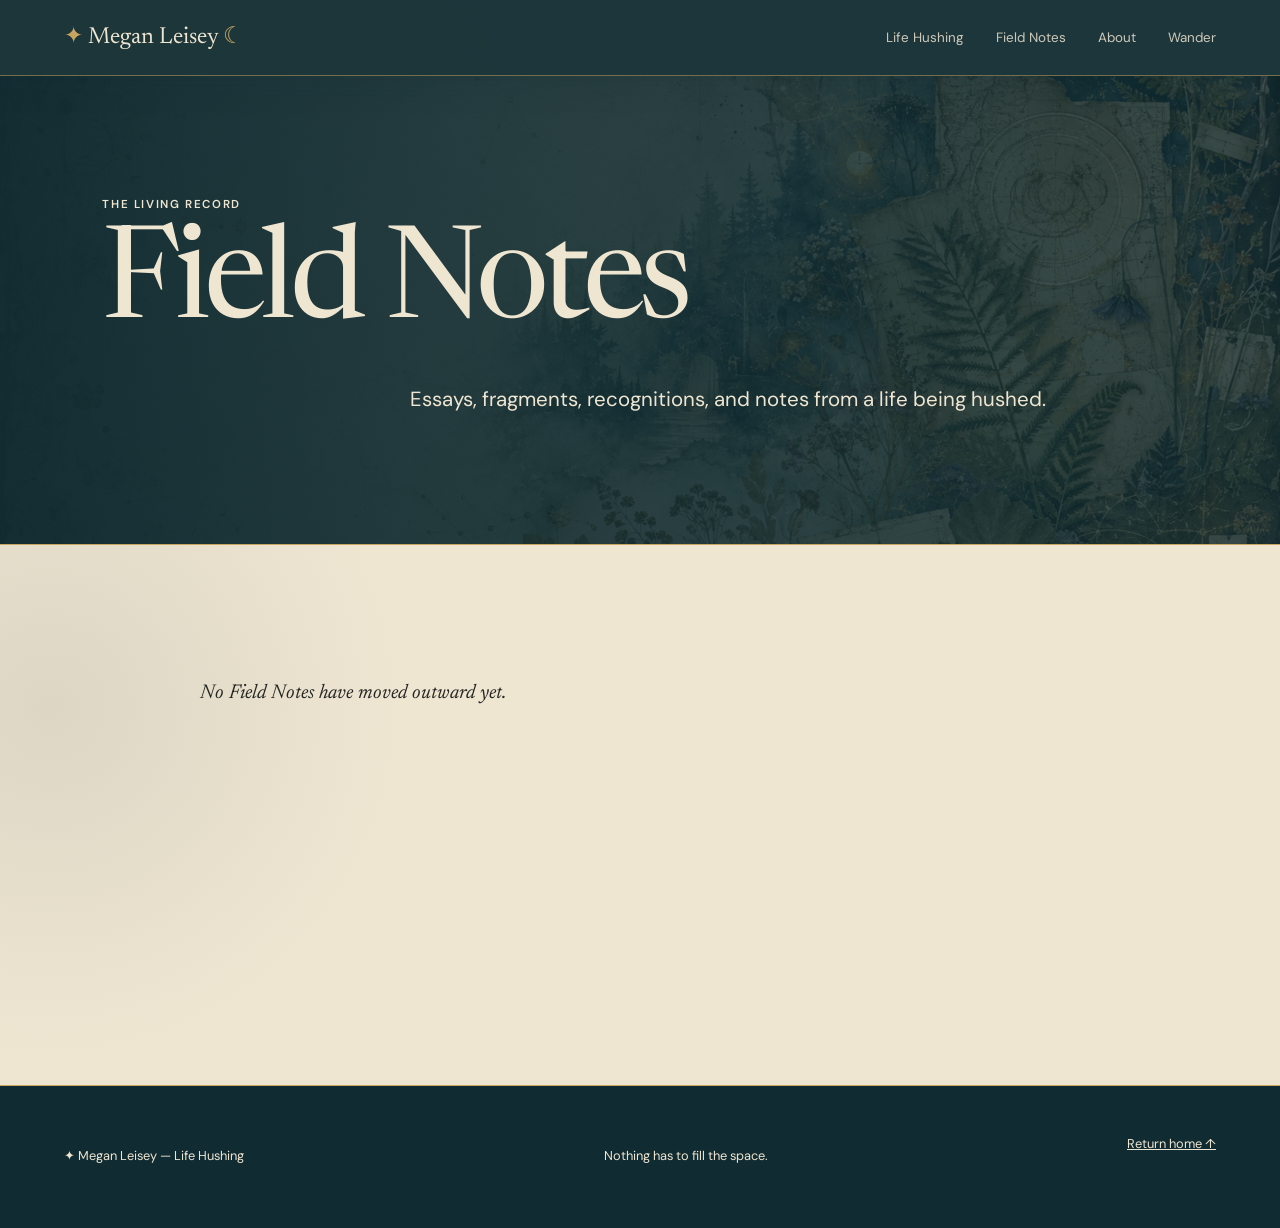
<file: field-notes/index.html>
<!doctype html>
<html lang="en">
<head>
  <meta charset="utf-8">
  <meta name="viewport" content="width=device-width, initial-scale=1">
  <meta name="description" content="Field Notes by Megan Leisey—essays, fragments, and recognitions from a life being hushed.">
  <meta name="theme-color" content="#19353b">
  <title>Field Notes — Megan Leisey</title>
  <link rel="preconnect" href="https://fonts.googleapis.com">
  <link rel="preconnect" href="https://fonts.gstatic.com" crossorigin>
  <link href="https://fonts.googleapis.com/css2?family=DM+Sans:wght@400;500;600&family=Newsreader:opsz,wght@6..72,400;6..72,500&display=swap" rel="stylesheet">
  <link rel="stylesheet" href="/styles.css">
  <script src="/field-notes.js" defer></script>
</head>
<body class="enchanted">
  <header class="site-header">
    <a class="name" href="/"><span aria-hidden="true">✦</span> Megan Leisey <span aria-hidden="true">☾</span></a>
    <nav aria-label="Primary navigation">
      <a href="/#life-hushing">Life Hushing</a>
      <a href="/field-notes/" aria-current="page">Field Notes</a>
      <a href="/#about">About</a>
      <a href="/#explore">Wander</a>
    </nav>
  </header>
  <main>
    <section class="field-notes-hero">
      <p class="eyebrow">The living record</p>
      <h1>Field Notes</h1>
      <p>Essays, fragments, recognitions, and notes from a life being hushed.</p>
    </section>
    <section class="field-notes-archive-section">
      <div id="field-notes-archive" class="field-notes-archive" aria-live="polite">
        <p class="field-notes-message">Gathering the Field Notes…</p>
      </div>
    </section>
  </main>
  <footer>
    <p><span aria-hidden="true">✦</span> Megan Leisey — Life Hushing</p>
    <p>Nothing has to fill the space.</p>
    <div class="footer-links"><a href="/">Return home ↑</a></div>
  </footer>
</body>
</html>
</file>
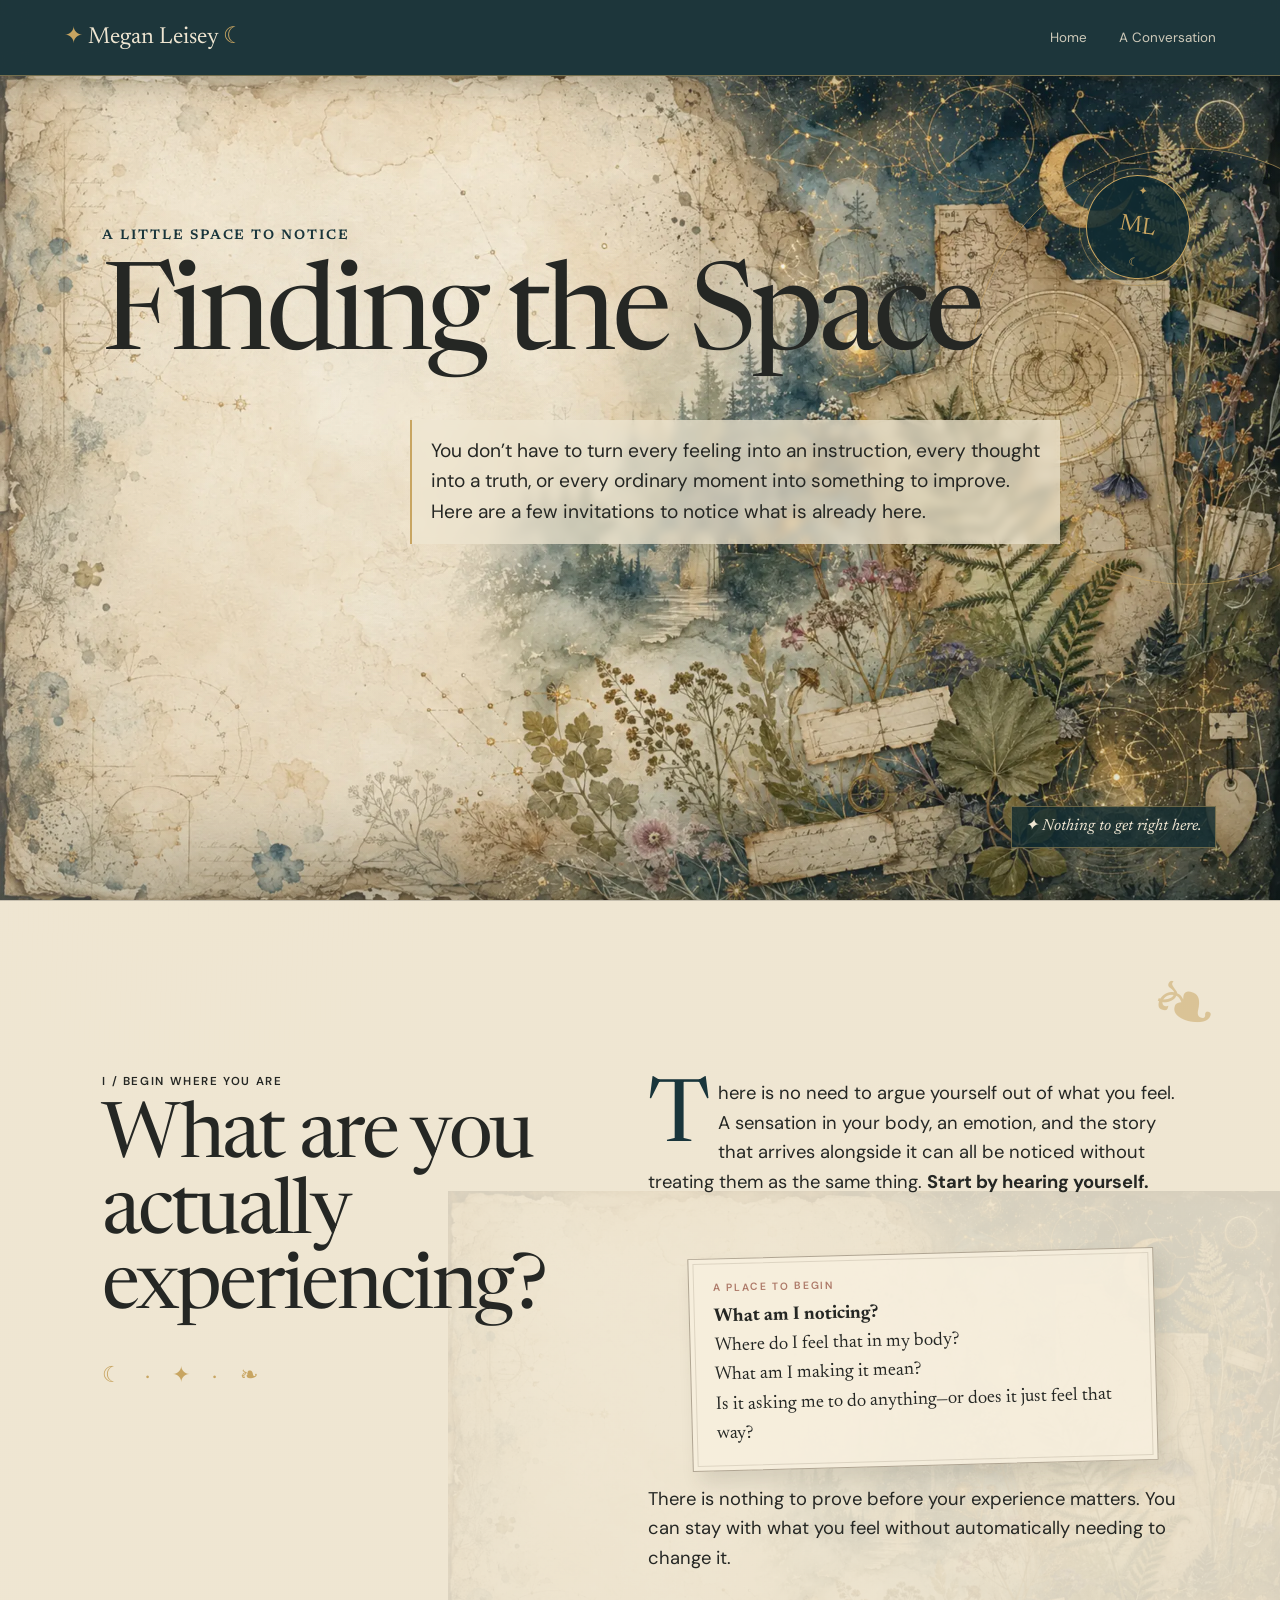
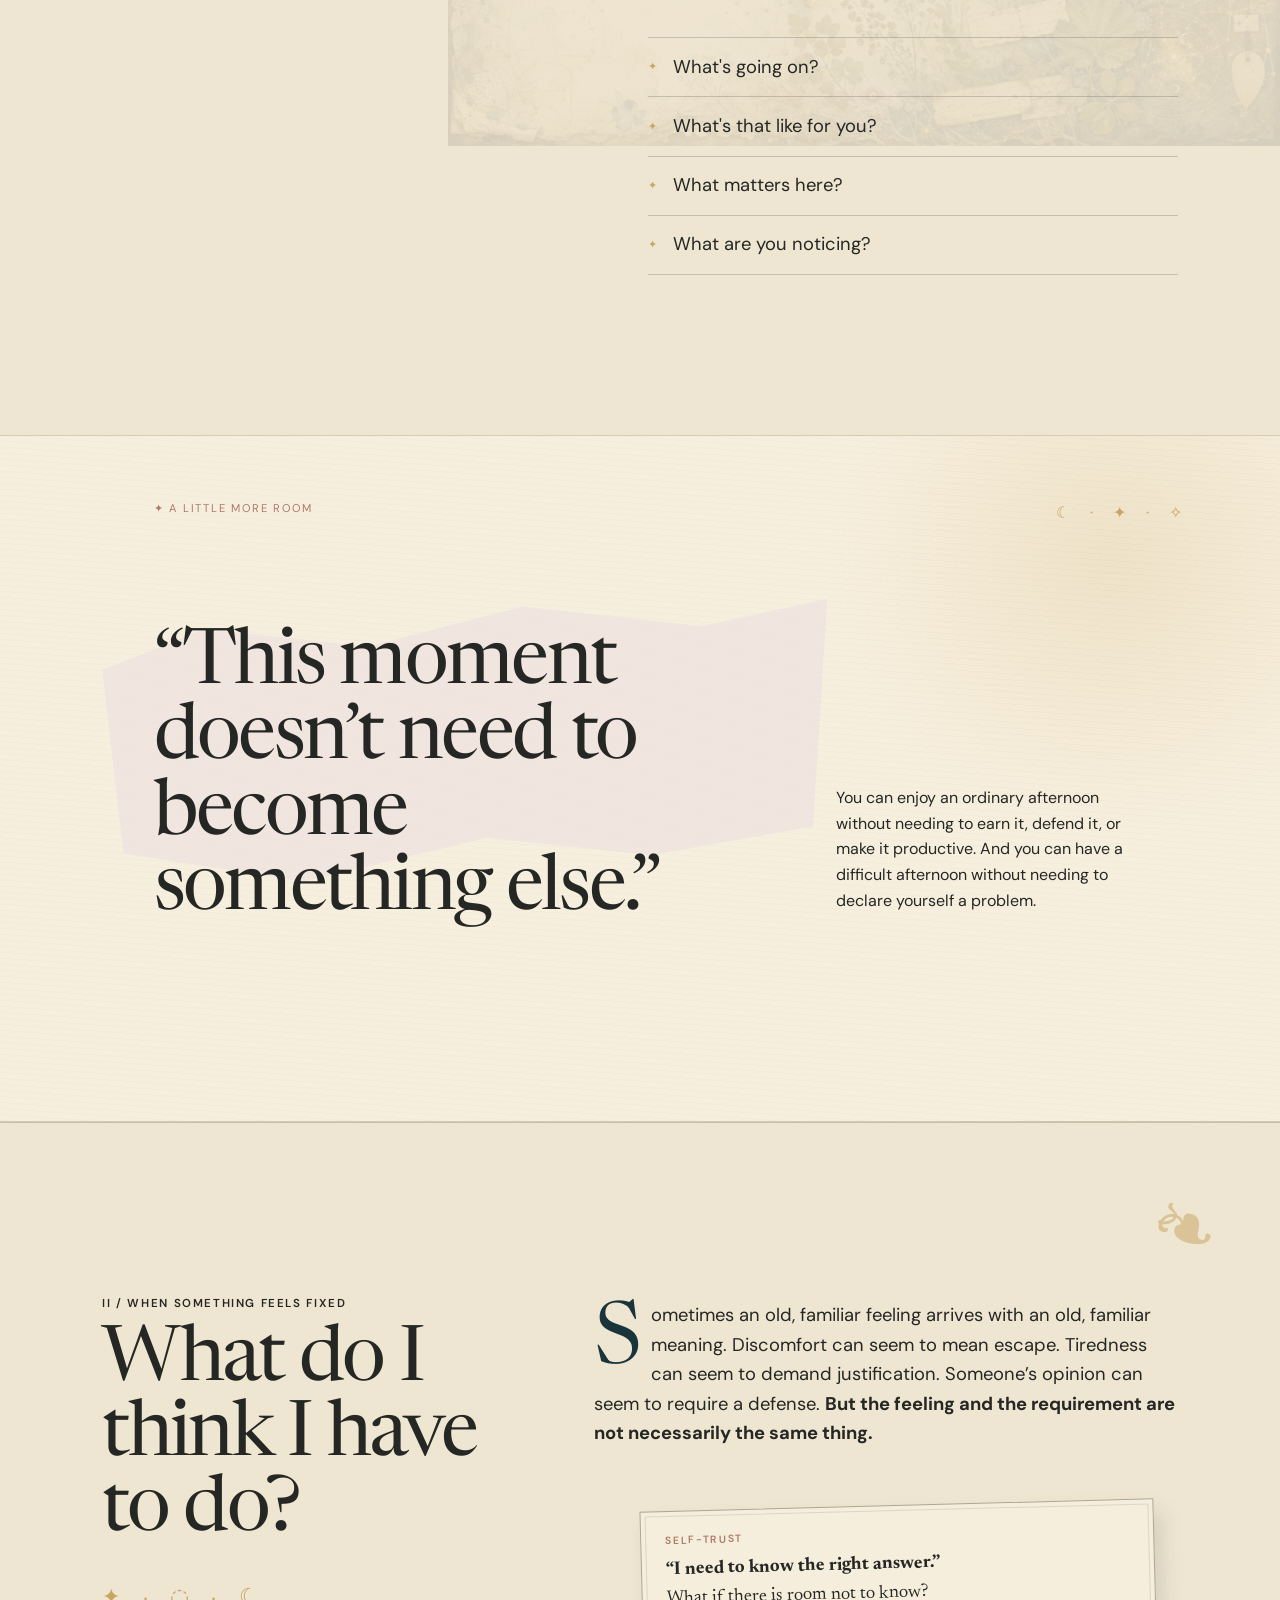
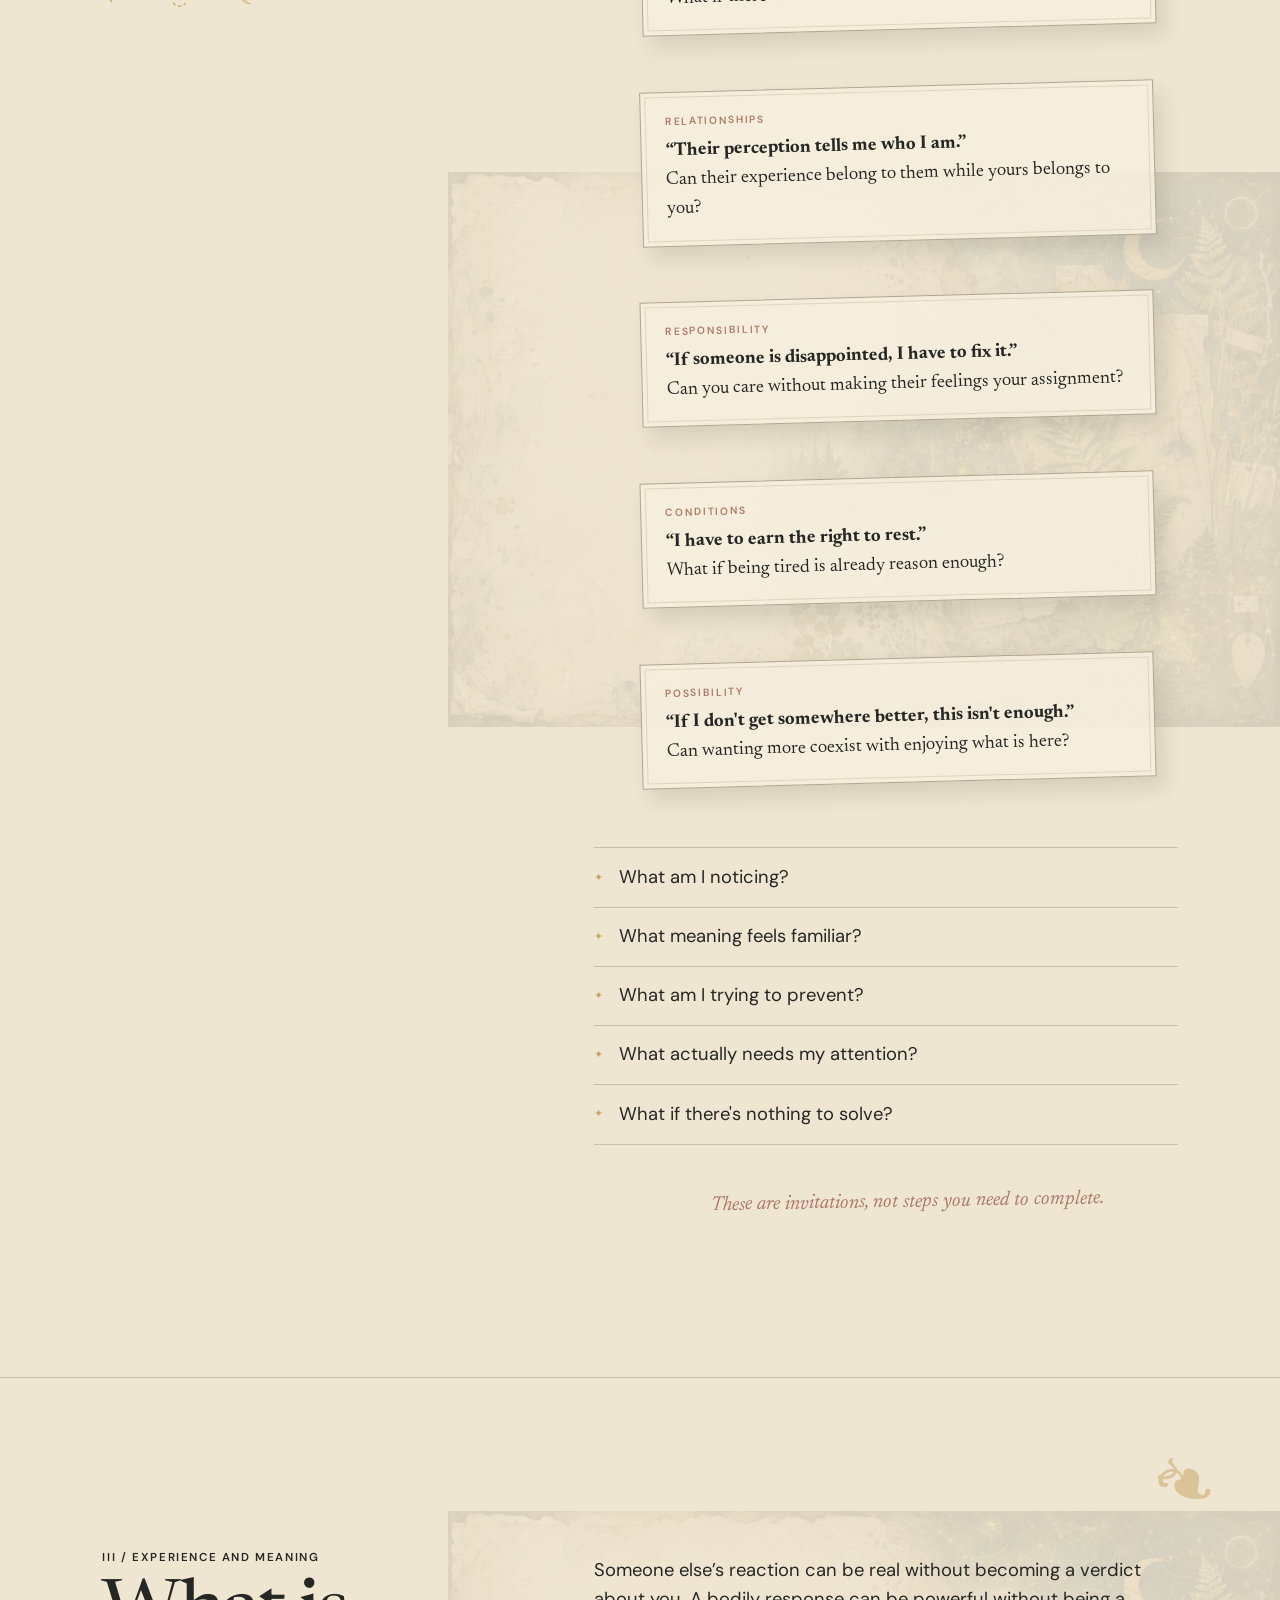
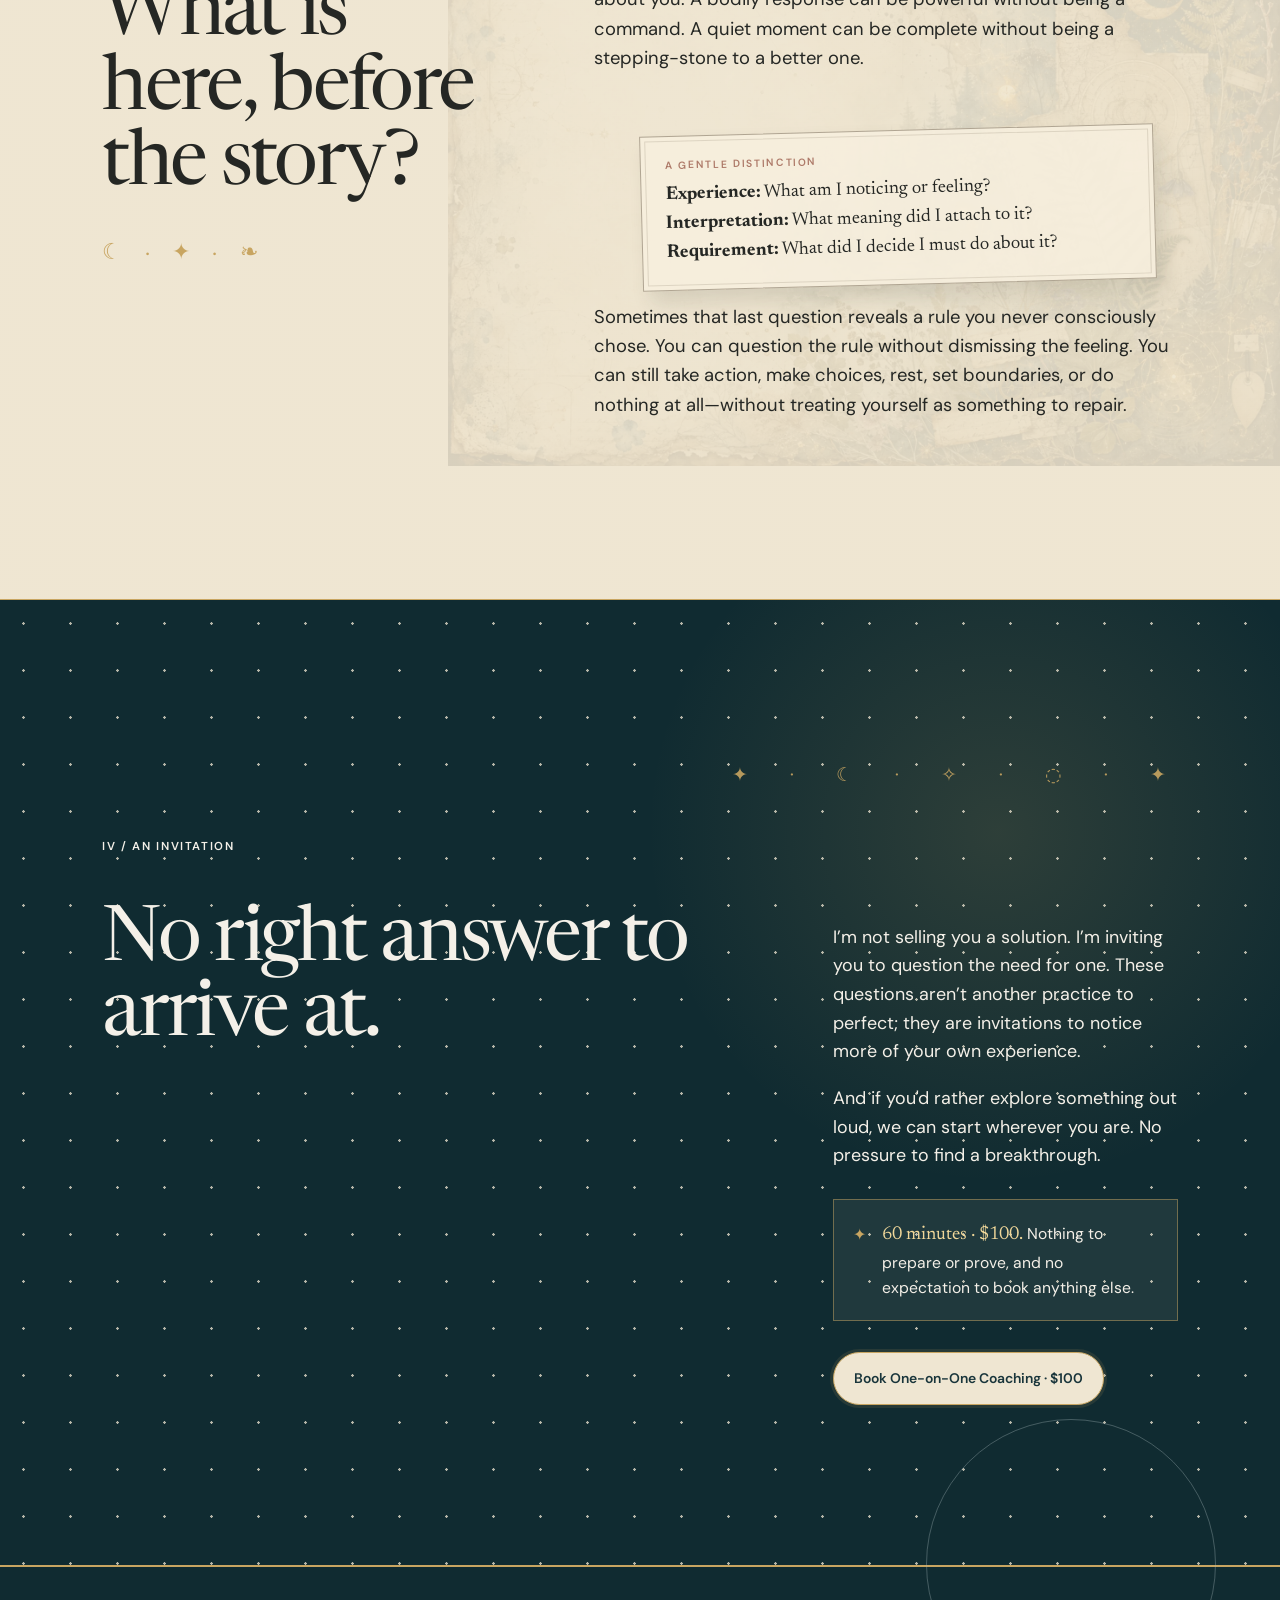
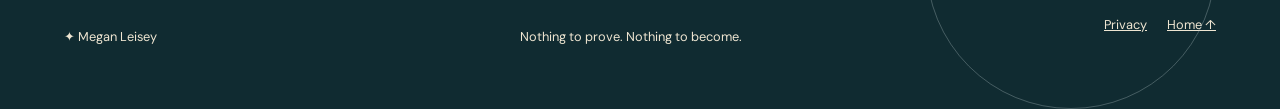
<file: iam-view/index.html>
<!doctype html>
<html lang="en">
<head>
  <meta charset="utf-8">
  <meta name="viewport" content="width=device-width, initial-scale=1">
  <meta name="description" content="Finding the Space — a few open questions about enoughness, the felt experience of being alive, and what may not need fixing.">
  <meta name="theme-color" content="#19353b">
  <title>Finding the Space — Megan Leisey</title>
  <link rel="preconnect" href="https://fonts.googleapis.com">
  <link rel="preconnect" href="https://fonts.gstatic.com" crossorigin>
  <link href="https://fonts.googleapis.com/css2?family=DM+Sans:wght@400;500;600&family=Newsreader:opsz,wght@6..72,400;6..72,500&display=swap" rel="stylesheet">
  <link rel="stylesheet" href="/styles.css">
</head>
<body class="enchanted">
  <header class="site-header">
    <a class="name" href="/"><span aria-hidden="true">✦</span> Megan Leisey <span aria-hidden="true">☾</span></a>
    <nav aria-label="Primary navigation">
      <a href="/">Home</a>
      <a href="/#work">A Conversation</a>
    </nav>
  </header>

  <main id="top">
    <section class="hero enchanted-hero">
      <div class="hero-vignette" aria-hidden="true"></div>
      <div class="archive-seal" aria-hidden="true"><span>✦</span><b>ML</b><span>☾</span></div>
      <p class="eyebrow">A little space to notice</p>
      <h1>Finding the Space</h1>
      <p class="hero-copy">You don’t have to turn every feeling into an instruction, every thought into a truth, or every ordinary moment into something to improve. Here are a few invitations to notice what is already here.</p>
      <p class="margin-note"><span aria-hidden="true">✦</span> Nothing to get right here.</p>
    </section>

    <section class="mechanism archive-page">
      <div>
        <p class="section-number">I / Begin where you are</p>
        <h2>What are you actually experiencing?</h2>
        <div class="ink-mark" aria-hidden="true">☾ · ✦ · ❧</div>
      </div>
      <div class="mechanism-body">
        <p class="dropcap">There is no need to argue yourself out of what you feel. A sensation in your body, an emotion, and the story that arrives alongside it can all be noticed without treating them as the same thing. <strong>Start by hearing yourself.</strong></p>
        <div class="specimen-tag"><span>A place to begin</span><strong>What am I noticing?</strong><br>Where do I feel that in my body?<br>What am I making it mean?<br>Is it asking me to do anything—or does it just feel that way?</div>
        <p>There is nothing to prove before your experience matters. You can stay with what you feel without automatically needing to change it.</p>
        <div class="sequence" aria-label="Questions to begin with">
          <span>What's going on?</span>
          <span>What's that like for you?</span>
          <span>What matters here?</span>
          <span>What are you noticing?</span>
        </div>
      </div>
    </section>

    <section class="recognition">
      <div class="brush-label">✦ A little more room</div>
      <blockquote>“This moment doesn’t need to become something else.”</blockquote>
      <p>You can enjoy an ordinary afternoon without needing to earn it, defend it, or make it productive. And you can have a difficult afternoon without needing to declare yourself a problem.</p>
    </section>

    <section class="mechanism archive-page">
      <div>
        <p class="section-number">II / When something feels fixed</p>
        <h2>What do I think I have to do?</h2>
        <div class="ink-mark" aria-hidden="true">✦ · ◌ · ☾</div>
      </div>
      <div class="mechanism-body">
        <p class="dropcap">Sometimes an old, familiar feeling arrives with an old, familiar meaning. Discomfort can seem to mean escape. Tiredness can seem to demand justification. Someone’s opinion can seem to require a defense. <strong>But the feeling and the requirement are not necessarily the same thing.</strong></p>
        <div class="specimen-tag"><span>Self-trust</span><strong>“I need to know the right answer.”</strong><br>What if there is room not to know?</div>
        <div class="specimen-tag"><span>Relationships</span><strong>“Their perception tells me who I am.”</strong><br>Can their experience belong to them while yours belongs to you?</div>
        <div class="specimen-tag"><span>Responsibility</span><strong>“If someone is disappointed, I have to fix it.”</strong><br>Can you care without making their feelings your assignment?</div>
        <div class="specimen-tag"><span>Conditions</span><strong>“I have to earn the right to rest.”</strong><br>What if being tired is already reason enough?</div>
        <div class="specimen-tag"><span>Possibility</span><strong>“If I don't get somewhere better, this isn't enough.”</strong><br>Can wanting more coexist with enjoying what is here?</div>
        <div class="sequence" aria-label="Questions to explore what feels fixed">
          <span>What am I noticing?</span>
          <span>What meaning feels familiar?</span>
          <span>What am I trying to prevent?</span>
          <span>What actually needs my attention?</span>
          <span>What if there's nothing to solve?</span>
        </div>
        <p class="marginalia">These are invitations, not steps you need to complete.</p>
      </div>
    </section>

    <section class="mechanism archive-page">
      <div>
        <p class="section-number">III / Experience and meaning</p>
        <h2>What is here, before the story?</h2>
        <div class="ink-mark" aria-hidden="true">☾ · ✦ · ❧</div>
      </div>
      <div class="mechanism-body">
        <p>Someone else’s reaction can be real without becoming a verdict about you. A bodily response can be powerful without being a command. A quiet moment can be complete without being a stepping-stone to a better one.</p>
        <div class="specimen-tag"><span>A gentle distinction</span><strong>Experience:</strong> What am I noticing or feeling?<br><strong>Interpretation:</strong> What meaning did I attach to it?<br><strong>Requirement:</strong> What did I decide I must do about it?</div>
        <p>Sometimes that last question reveals a rule you never consciously chose. You can question the rule without dismissing the feeling. You can still take action, make choices, rest, set boundaries, or do nothing at all—without treating yourself as something to repair.</p>
      </div>
    </section>

    <section class="coaching">
      <div class="star-chart" aria-hidden="true">✦　·　☾　·　✧　·　◌　·　✦</div>
      <p class="section-number">IV / An invitation</p>
      <div class="coaching-grid">
        <h2>No right answer to arrive at.</h2>
        <div>
          <p>I’m not selling you a solution. I’m inviting you to question the need for one. These questions aren’t another practice to perfect; they are invitations to notice more of your own experience.</p>
          <p>And if you'd rather explore something out loud, we can start wherever you are. No pressure to find a breakthrough.</p>
          <div class="no-pressure-note">
            <span aria-hidden="true">✦</span>
            <p><strong>60 minutes · $100.</strong> Nothing to prepare or prove, and no expectation to book anything else.</p>
          </div>
          <a class="button button-light" href="https://calendly.com/meganleisey/30min" target="_blank" rel="noreferrer">Book One-on-One Coaching · $100</a>
        </div>
      </div>
    </section>
  </main>

  <footer>
    <p><span aria-hidden="true">✦</span> Megan Leisey</p>
    <p>Nothing to prove. Nothing to become.</p>
    <div class="footer-links"><a href="/privacy">Privacy</a><a href="/">Home ↑</a></div>
  </footer>
</body>
</html>
</file>
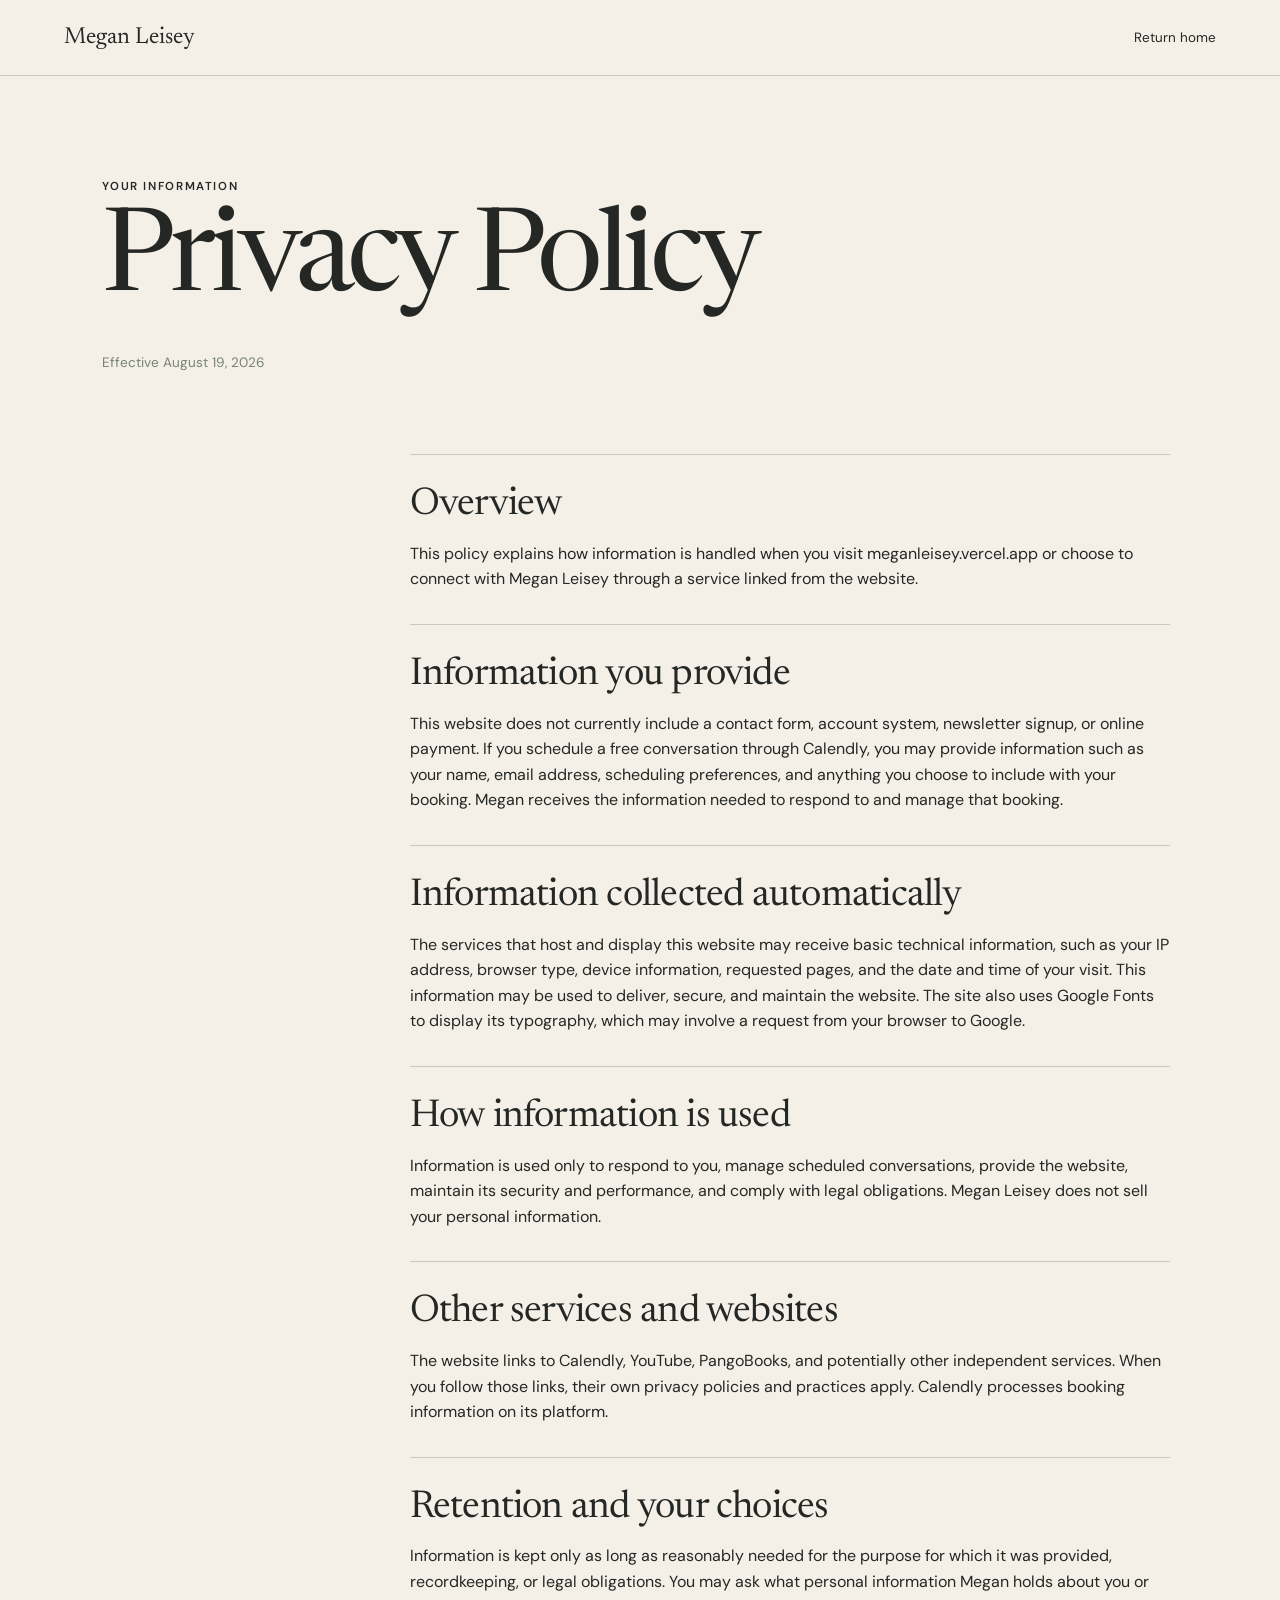
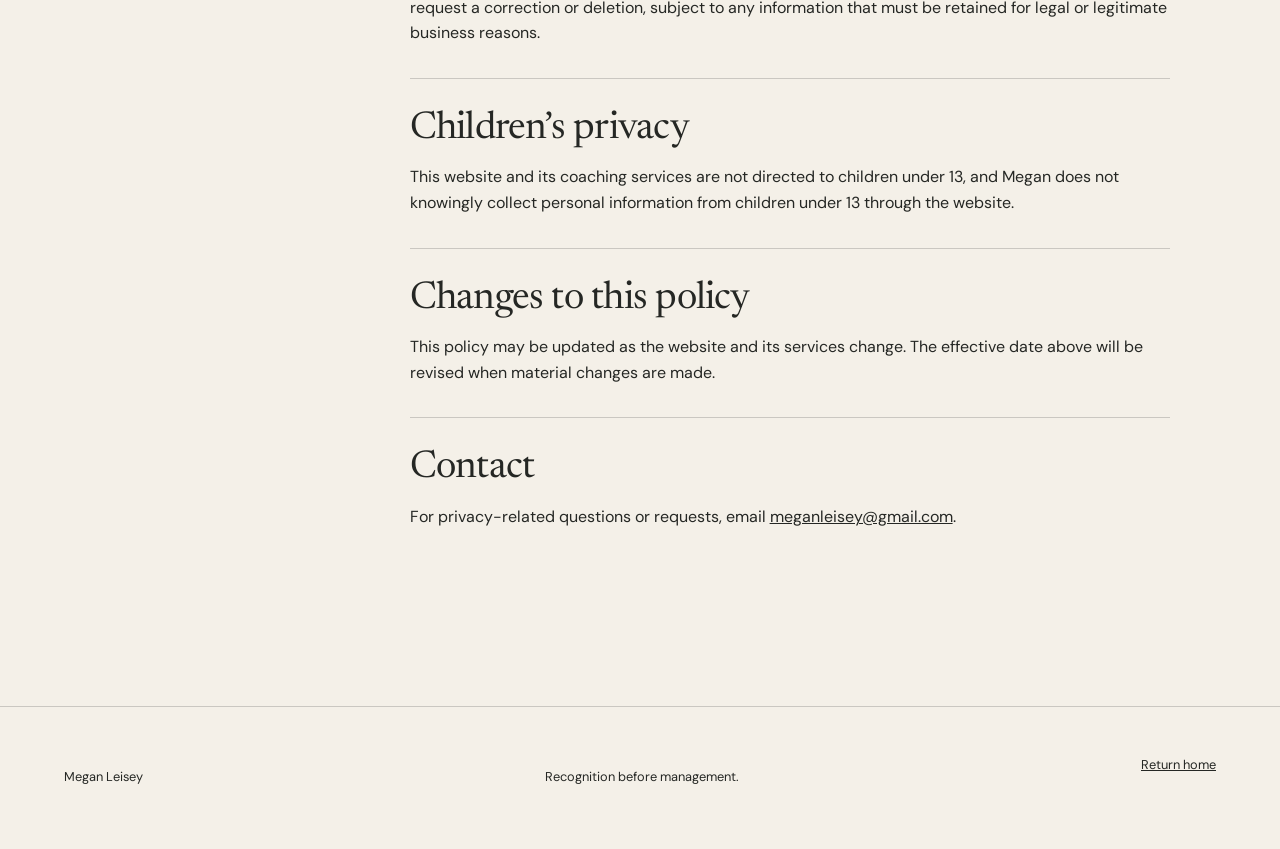
<file: privacy.html>
<!doctype html>
<html lang="en">
<head>
  <meta charset="utf-8">
  <meta name="viewport" content="width=device-width, initial-scale=1">
  <meta name="description" content="Privacy policy for Megan Leisey.">
  <title>Privacy Policy — Megan Leisey</title>
  <link rel="preconnect" href="https://fonts.googleapis.com">
  <link rel="preconnect" href="https://fonts.gstatic.com" crossorigin>
  <link href="https://fonts.googleapis.com/css2?family=DM+Sans:wght@400;500;600&family=Newsreader:opsz,wght@6..72,400;6..72,500&display=swap" rel="stylesheet">
  <link rel="stylesheet" href="/styles.css">
</head>
<body>
  <header class="site-header">
    <a class="name" href="/">Megan Leisey</a>
    <nav aria-label="Privacy page navigation">
      <a href="/">Return home</a>
    </nav>
  </header>

  <main class="legal">
    <p class="eyebrow">Your information</p>
    <h1>Privacy Policy</h1>
    <p class="legal-updated">Effective August 19, 2026</p>

    <div class="legal-copy">
      <section>
        <h2>Overview</h2>
        <p>This policy explains how information is handled when you visit meganleisey.vercel.app or choose to connect with Megan Leisey through a service linked from the website.</p>
      </section>

      <section>
        <h2>Information you provide</h2>
        <p>This website does not currently include a contact form, account system, newsletter signup, or online payment. If you schedule a free conversation through Calendly, you may provide information such as your name, email address, scheduling preferences, and anything you choose to include with your booking. Megan receives the information needed to respond to and manage that booking.</p>
      </section>

      <section>
        <h2>Information collected automatically</h2>
        <p>The services that host and display this website may receive basic technical information, such as your IP address, browser type, device information, requested pages, and the date and time of your visit. This information may be used to deliver, secure, and maintain the website. The site also uses Google Fonts to display its typography, which may involve a request from your browser to Google.</p>
      </section>

      <section>
        <h2>How information is used</h2>
        <p>Information is used only to respond to you, manage scheduled conversations, provide the website, maintain its security and performance, and comply with legal obligations. Megan Leisey does not sell your personal information.</p>
      </section>

      <section>
        <h2>Other services and websites</h2>
        <p>The website links to Calendly, YouTube, PangoBooks, and potentially other independent services. When you follow those links, their own privacy policies and practices apply. Calendly processes booking information on its platform.</p>
      </section>

      <section>
        <h2>Retention and your choices</h2>
        <p>Information is kept only as long as reasonably needed for the purpose for which it was provided, recordkeeping, or legal obligations. You may ask what personal information Megan holds about you or request a correction or deletion, subject to any information that must be retained for legal or legitimate business reasons.</p>
      </section>

      <section>
        <h2>Children’s privacy</h2>
        <p>This website and its coaching services are not directed to children under 13, and Megan does not knowingly collect personal information from children under 13 through the website.</p>
      </section>

      <section>
        <h2>Changes to this policy</h2>
        <p>This policy may be updated as the website and its services change. The effective date above will be revised when material changes are made.</p>
      </section>

      <section>
        <h2>Contact</h2>
        <p>For privacy-related questions or requests, email <a href="mailto:meganleisey@gmail.com">meganleisey@gmail.com</a>.</p>
      </section>
    </div>
  </main>

  <footer>
    <p>Megan Leisey</p>
    <p>Recognition before management.</p>
    <a href="/">Return home</a>
  </footer>
</body>
</html>
</file>
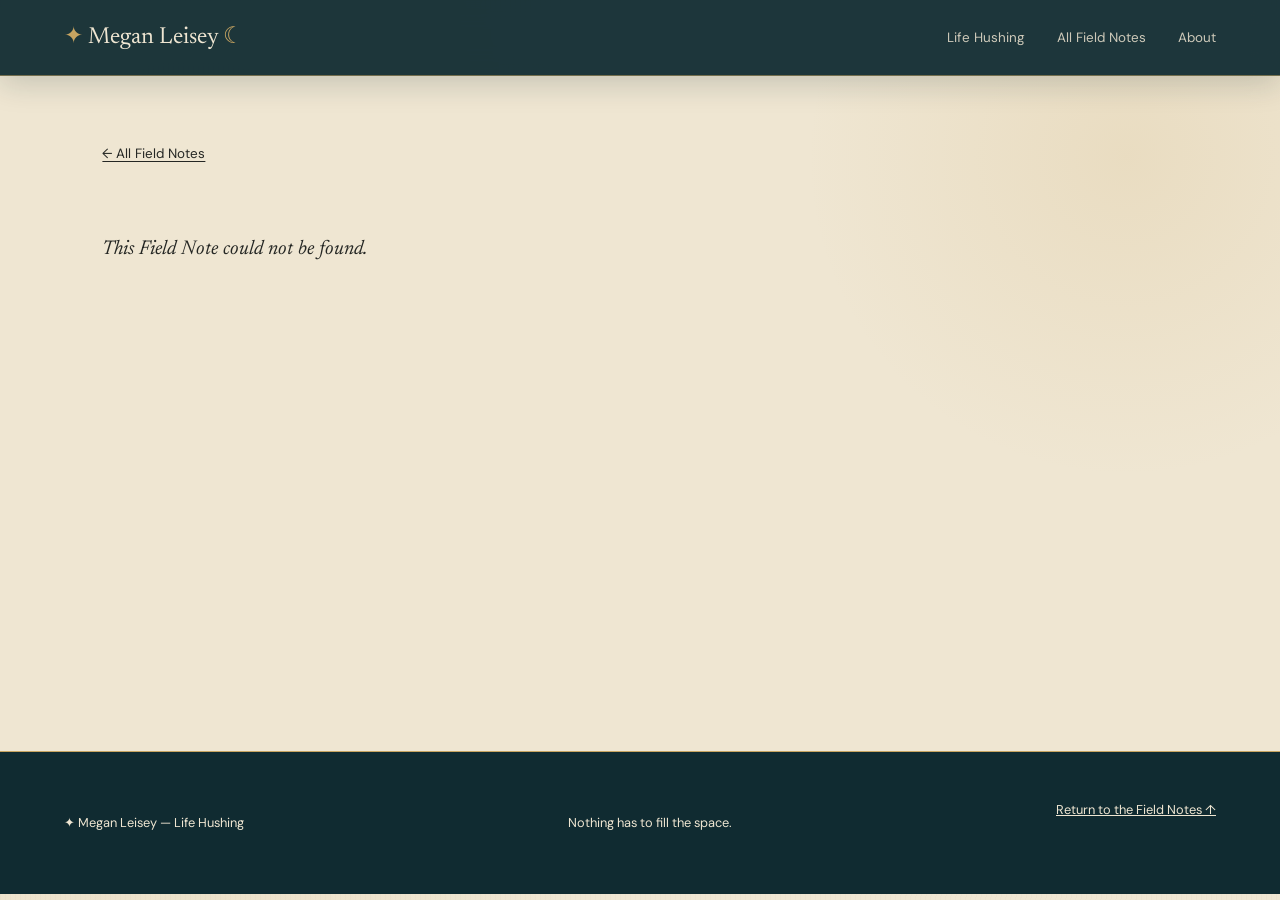
<file: field-notes/note.html>
<!doctype html>
<html lang="en">
<head>
  <meta charset="utf-8">
  <meta name="viewport" content="width=device-width, initial-scale=1">
  <meta name="description" content="A Field Note by Megan Leisey from Life Hushing.">
  <meta name="theme-color" content="#19353b">
  <title>Field Note — Megan Leisey</title>
  <link rel="preconnect" href="https://fonts.googleapis.com">
  <link rel="preconnect" href="https://fonts.gstatic.com" crossorigin>
  <link href="https://fonts.googleapis.com/css2?family=DM+Sans:wght@400;500;600&family=Newsreader:opsz,wght@6..72,400;6..72,500&display=swap" rel="stylesheet">
  <link rel="stylesheet" href="/styles.css">
  <script src="/field-notes.js" defer></script>
</head>
<body class="enchanted">
  <header class="site-header">
    <a class="name" href="/"><span aria-hidden="true">✦</span> Megan Leisey <span aria-hidden="true">☾</span></a>
    <nav aria-label="Primary navigation">
      <a href="/#life-hushing">Life Hushing</a>
      <a href="/field-notes/">All Field Notes</a>
      <a href="/#about">About</a>
    </nav>
  </header>
  <main class="field-note-page">
    <a class="field-note-back" href="/field-notes/">← All Field Notes</a>
    <div id="field-note-detail" aria-live="polite">
      <p class="field-notes-message">Opening the Field Note…</p>
    </div>
  </main>
  <footer>
    <p><span aria-hidden="true">✦</span> Megan Leisey — Life Hushing</p>
    <p>Nothing has to fill the space.</p>
    <div class="footer-links"><a href="/field-notes/">Return to the Field Notes ↑</a></div>
  </footer>
</body>
</html>
</file>
<file: styles.css>
:root {
  --ink: #252724;
  --paper: #f4f0e8;
  --cream: #fffaf1;
  --estuary: #19353b;
  --slate: #526c71;
  --fog: #aabbbd;
  --sage: #78827a;
  --clay: #ad7968;
  --blush: #eee1e0;
  --mushroom: #847870;
  --line: rgba(37,39,36,.2);
  --light-line: rgba(244,240,232,.22);
}
* { box-sizing: border-box; }
html { scroll-behavior: smooth; }
body { margin: 0; color: var(--ink); background: var(--paper); font-family: "DM Sans", sans-serif; line-height: 1.6; }
a { color: inherit; }
.site-header { min-height: 76px; display: flex; align-items: center; justify-content: space-between; padding: 0 5vw; border-bottom: 1px solid var(--line); position: relative; z-index: 5; background: rgba(244,240,232,.9); backdrop-filter: blur(12px); }
.name { font-family: "Newsreader", serif; font-size: 1.45rem; text-decoration: none; }
nav { display: flex; gap: 2rem; }
nav a { font-size: .84rem; text-decoration: none; }
nav a:hover, .text-link:hover { opacity: .58; }
.hero { min-height: calc(100vh - 76px); padding: 12vh 8vw 8vh; position: relative; overflow: hidden; isolation: isolate; }
.hero::after { content: ""; position: absolute; width: 34vw; height: 34vw; border: 1px solid rgba(82,108,113,.55); border-radius: 50%; right: -10vw; top: 8vh; z-index: -1; }
.watercolor { position: absolute; z-index: -2; width: 48vw; height: 48vw; right: -16vw; top: -2vw; border-radius: 45% 55% 60% 40%; background: radial-gradient(circle at 35% 35%, rgba(238,225,224,.85), rgba(170,187,189,.38) 34%, rgba(82,108,113,.12) 60%, transparent 72%); filter: blur(18px); opacity: .85; }
.eyebrow, .section-number { text-transform: uppercase; letter-spacing: .14em; font-size: .72rem; font-weight: 600; }
h1, h2, blockquote { font-family: "Newsreader", serif; font-weight: 400; line-height: .98; margin: 0; }
h1 { font-size: clamp(4rem, 9.5vw, 9.2rem); max-width: 1100px; letter-spacing: -.045em; }
.hero-copy { max-width: 650px; font-size: clamp(1.05rem, 1.5vw, 1.32rem); margin: 2.5rem 0 2rem 24vw; }
.actions { display: flex; align-items: center; gap: 2rem; margin-left: 24vw; }
.button { display: inline-block; text-decoration: none; padding: .9rem 1.25rem; border-radius: 100px; font-size: .87rem; font-weight: 600; }
.button-dark { background: var(--estuary); color: var(--paper); }
.button-light { background: var(--cream); color: var(--estuary); margin-top: 1.2rem; }
.text-link { text-decoration: none; border-bottom: 1px solid; }
.margin-note { position: absolute; right: 5vw; bottom: 4vh; font-family: "Newsreader", serif; font-style: italic; }
.mechanism { display: grid; grid-template-columns: 1fr 1.5fr; gap: 8vw; padding: 10rem 8vw; border-top: 1px solid var(--line); }
h2 { font-size: clamp(3rem, 6vw, 6rem); letter-spacing: -.035em; }
.mechanism-body { font-size: 1.15rem; max-width: 720px; }
.sequence { margin-top: 4rem; border-top: 1px solid var(--line); }
.sequence span { display: flex; align-items: center; gap: 1rem; padding: .9rem 0; border-bottom: 1px solid var(--line); }
.sequence span::before { content: "→"; color: var(--clay); }
.recognition { background: var(--cream); padding: 12rem 12vw; display: grid; grid-template-columns: 2fr 1fr; gap: 8vw; align-items: end; position: relative; overflow: hidden; }
.recognition::before { content: ""; position: absolute; width: 58%; height: 42%; left: 7%; top: 24%; background: var(--blush); opacity: .64; transform: rotate(-2deg); clip-path: polygon(2% 20%, 16% 7%, 38% 15%, 59% 3%, 83% 12%, 100% 4%, 97% 83%, 75% 91%, 53% 83%, 28% 96%, 4% 84%); }
.recognition > * { position: relative; }
.brush-label { position: absolute; top: 4rem; left: 12vw; color: var(--clay); font-size: .7rem; text-transform: uppercase; letter-spacing: .16em; }
blockquote { font-size: clamp(3rem, 6vw, 6.5rem); letter-spacing: -.035em; }
.about { position: relative; overflow: hidden; background: var(--blush); padding: 10rem 8vw; }
.about-atmosphere { position: absolute; width: 42vw; height: 42vw; left: -18vw; bottom: -24vw; border-radius: 50%; background: radial-gradient(circle at 65% 35%, rgba(170,187,189,.8), rgba(120,130,122,.4) 45%, transparent 70%); filter: blur(16px); }
.about-grid { display: grid; grid-template-columns: 1.3fr .8fr; gap: 10vw; margin-top: 3rem; position: relative; }
.about-copy { font-size: 1.08rem; }
.about-copy p:first-child { margin-top: 0; }
.observer-note { font-family: "Newsreader", serif; font-size: 1.55rem; line-height: 1.25; color: var(--estuary); margin-top: 3rem; padding-top: 1.5rem; border-top: 1px solid rgba(25,53,59,.25); }
.coaching { background: var(--estuary); color: var(--paper); padding: 10rem 8vw; position: relative; }
.coaching::after { content: ""; position: absolute; width: 18rem; height: 18rem; right: 5vw; bottom: -9rem; border: 1px solid rgba(170,187,189,.35); border-radius: 50%; }
.coaching-grid { display: grid; grid-template-columns: 1.4fr .8fr; gap: 10vw; margin-top: 3rem; position: relative; z-index: 1; }
.coaching-grid p { font-size: 1.12rem; }
.explore { padding: 10rem 8vw; }
.cards { display: grid; grid-template-columns: repeat(3, 1fr); gap: 1rem; margin-top: 5rem; }
.card { min-height: 360px; padding: 2rem; border: 1px solid var(--line); border-top: 4px solid var(--slate); text-decoration: none; display: flex; flex-direction: column; transition: .25s ease; }
.card:nth-child(2) { border-top-color: var(--clay); }
.card:nth-child(3) { border-top-color: var(--sage); }
.card:hover { transform: translateY(-6px); background: var(--cream); }
.card span { font-size: .72rem; text-transform: uppercase; letter-spacing: .12em; }
.card h3 { font-family: "Newsreader", serif; font-size: 2rem; font-weight: 400; line-height: 1.1; margin: 2rem 0 1rem; }
.card b { margin-top: auto; align-self: end; font-size: 1.5rem; font-weight: 400; }
.writing { min-height: 80vh; padding: 9rem 8vw 11rem; background: var(--slate); color: var(--paper); position: relative; overflow: hidden; isolation: isolate; }
.writing::before { content: ""; position: absolute; inset: 0; z-index: -2; background: linear-gradient(145deg, rgba(25,53,59,.5), transparent 45%), radial-gradient(circle at 88% 20%, rgba(170,187,189,.42), transparent 30%); }
.writing-orbit { position: absolute; width: 38vw; height: 38vw; right: -10vw; top: -8vw; border: 1px solid rgba(244,240,232,.25); border-radius: 50%; }
.writing-grid { display: grid; grid-template-columns: 1.3fr .8fr; gap: 10vw; margin-top: 3rem; align-items: start; position: relative; }
.field-kicker { font-family: "Newsreader", serif; font-style: italic; color: var(--blush); margin: 0 0 1rem; }
.writing-intro { font-size: 1.08rem; }
.writing-intro > p { margin-top: 0; }
.note-placeholder { margin-top: 3.5rem; padding: 2rem; background: rgba(238,225,224,.94); color: var(--estuary); position: relative; }
.note-placeholder::before { content: ""; position: absolute; left: -.6rem; top: -.65rem; width: 42%; height: 1.2rem; background: rgba(244,240,232,.38); transform: rotate(-2deg); }
.note-placeholder span { display: block; font-size: .7rem; text-transform: uppercase; letter-spacing: .14em; font-weight: 600; }
.note-placeholder p { font-family: "Newsreader", serif; font-size: 1.5rem; line-height: 1.2; margin: 1rem 0 0; }
footer { padding: 3rem 5vw; border-top: 1px solid var(--line); display: flex; justify-content: space-between; font-size: .8rem; }
.footer-links { display: flex; gap: 1.25rem; }
.legal { padding: 10vh 8vw 9rem; }
.legal h1 { font-size: clamp(4rem, 9vw, 8rem); max-width: 1000px; }
.legal-updated { margin: 2rem 0 5rem; color: var(--sage); font-size: .85rem; }
.legal-copy { max-width: 760px; margin-left: 24vw; }
.legal-copy section { padding: 2rem 0; border-top: 1px solid var(--line); }
.legal-copy h2 { font-family: "Newsreader", serif; font-size: clamp(1.8rem, 3vw, 2.7rem); letter-spacing: -.02em; margin-bottom: 1rem; }
.legal-copy p { margin: 0; }
@media (max-width: 800px) {
  nav { gap: 1rem; }
  nav a:nth-child(2), nav a:nth-child(3) { display: none; }
  .hero { padding: 12vh 6vw 8vh; }
  .hero::after { width: 65vw; height: 65vw; right: -30vw; }
  .watercolor { width: 90vw; height: 90vw; right: -45vw; }
  h1 { font-size: clamp(3.4rem, 17vw, 6rem); }
  .hero-copy, .actions { margin-left: 0; }
  .margin-note { display: none; }
  .mechanism, .recognition, .about-grid, .coaching-grid, .writing-grid { grid-template-columns: 1fr; }
  .mechanism, .about, .coaching, .explore, .writing { padding: 7rem 6vw; }
  .recognition { padding: 8rem 6vw 7rem; }
  .brush-label { left: 6vw; top: 2.8rem; }
  .about-atmosphere { width: 85vw; height: 85vw; }
  .cards { grid-template-columns: 1fr; }
  .card { min-height: 280px; }
  .writing { min-height: auto; }
  footer { flex-direction: column; gap: .5rem; }
  .footer-links { flex-direction: column; gap: .5rem; }
  .legal { padding: 8vh 6vw 7rem; }
  .legal-copy { margin-left: 0; }
}
@media (prefers-reduced-motion: reduce) {
  html { scroll-behavior: auto; }
  .card { transition: none; }
}

/* The Enchanted Field Archive */
body.enchanted {
  --gold: #c8a561;
  --night: #102b31;
  --parchment: #efe6d2;
  background:
    radial-gradient(circle at 15% 12%, rgba(200,165,97,.09), transparent 24rem),
    repeating-linear-gradient(92deg, rgba(71,56,36,.018) 0 1px, transparent 1px 5px),
    var(--parchment);
}
body.enchanted .site-header {
  background: rgba(16,43,49,.94);
  color: var(--parchment);
  border-bottom: 1px solid rgba(200,165,97,.5);
  box-shadow: 0 8px 30px rgba(16,43,49,.18);
}
body.enchanted .name span { color: var(--gold); }
body.enchanted nav a { color: rgba(239,230,210,.84); }
.enchanted-hero {
  min-height: calc(100vh - 76px);
  padding-top: 15vh;
  background:
    linear-gradient(90deg, rgba(244,240,232,.14) 0%, rgba(244,240,232,.04) 48%, rgba(16,43,49,.13) 100%),
    url('/assets/enchanted-field-archive.webp') center/cover no-repeat;
  box-shadow: inset 0 -60px 80px rgba(16,43,49,.2);
}
.enchanted-hero::before {
  content: "";
  position: absolute;
  inset: 0;
  z-index: -1;
  background: linear-gradient(90deg, rgba(239,230,210,.15), transparent 65%);
}
.enchanted-hero::after { border-color: rgba(200,165,97,.64); box-shadow: 0 0 35px rgba(200,165,97,.2); }
.enchanted-hero .eyebrow { color: var(--estuary); font-family: "Newsreader", serif; font-size: .86rem; }
.enchanted-hero h1 { max-width: 960px; text-shadow: 0 2px 22px rgba(239,230,210,.5); }
.enchanted-hero .hero-copy { background: rgba(239,230,210,.72); padding: 1rem 1.2rem; border-left: 2px solid var(--gold); backdrop-filter: blur(4px); }
.archive-seal {
  position: absolute; right: 7vw; top: 11vh; width: 104px; height: 104px;
  border: 1px solid var(--gold); outline: 1px solid rgba(200,165,97,.45); outline-offset: 6px;
  border-radius: 50%; display: grid; place-items: center; color: var(--gold);
  background: rgba(16,43,49,.83); transform: rotate(8deg); box-shadow: 0 0 30px rgba(200,165,97,.24);
}
.archive-seal b { font-family: "Newsreader", serif; font-size: 1.45rem; font-weight: 400; line-height: .7; }
.archive-seal span { font-size: .7rem; line-height: .5; }
.margin-note { color: var(--parchment); background: rgba(16,43,49,.78); padding: .45rem .8rem; border: 1px solid rgba(200,165,97,.45); }
.archive-page {
  position: relative; background:
    linear-gradient(rgba(239,230,210,.89), rgba(239,230,210,.89)),
    url('/assets/enchanted-field-archive.webp') right center/65% auto no-repeat;
}
.archive-page::before {
  content: "❧"; position: absolute; right: 5vw; top: 3rem; color: var(--gold);
  font-family: "Newsreader", serif; font-size: 5rem; opacity: .52; transform: rotate(22deg);
}
.ink-mark { margin-top: 2rem; color: var(--gold); font-family: "Newsreader", serif; font-size: 1.35rem; letter-spacing: .4em; }
.dropcap::first-letter { float: left; font: 5.4rem/.72 "Newsreader", serif; color: var(--estuary); padding: .12em .1em 0 0; }
.marginalia { margin: 2.5rem 0 0 20%; color: var(--clay); font-family: "Newsreader", serif; font-size: 1.25rem; font-style: italic; transform: rotate(-1deg); }
body.enchanted .sequence span::before { content: "✦"; color: var(--gold); font-size: .7rem; }
body.enchanted .recognition {
  background:
    radial-gradient(circle at 87% 18%, rgba(200,165,97,.18), transparent 18rem),
    repeating-linear-gradient(4deg, rgba(71,56,36,.02) 0 1px, transparent 1px 6px),
    #f7efde;
  border-block: 1px solid rgba(126,94,50,.25);
}
body.enchanted .recognition::after {
  content: "☾  ·  ✦  ·  ✧"; position: absolute; right: 7vw; top: 4rem;
  color: var(--gold); letter-spacing: .5em; font-size: 1rem;
}
body.enchanted .about { background: linear-gradient(135deg, #d8d1c0, #eee3ce 62%, #c9d0c3); }
.specimen-tag {
  width: 88%; margin: 3.5rem 0 0 8%; padding: 1.35rem 1.5rem;
  border: 1px solid rgba(70,57,37,.4); outline: 1px solid rgba(70,57,37,.14); outline-offset: -6px;
  background: rgba(247,239,222,.88); box-shadow: 8px 12px 20px rgba(43,49,39,.12);
  font-family: "Newsreader", serif; font-size: 1.15rem; transform: rotate(-1.5deg);
}
.specimen-tag span { display: block; margin-bottom: .5rem; color: var(--clay); font: 600 .65rem "DM Sans",sans-serif; text-transform: uppercase; letter-spacing: .16em; }
body.enchanted .coaching {
  background:
    radial-gradient(circle, rgba(239,230,210,.75) 0 1px, transparent 1.5px) 0 0/47px 47px,
    radial-gradient(circle at 78% 24%, rgba(200,165,97,.16), transparent 22rem),
    var(--night);
  border-block: 1px solid var(--gold);
}
.star-chart { color: var(--gold); font-size: 1.2rem; letter-spacing: .6em; text-align: right; margin-bottom: 3rem; opacity: .9; }
.consultation-note { color: var(--gold); font-family: "Newsreader", serif; font-style: italic; }
body.enchanted .button { border: 1px solid var(--gold); box-shadow: 0 0 0 3px rgba(200,165,97,.12); }
body.enchanted .button-dark { background: var(--night); }
body.enchanted .button-light { background: var(--parchment); }
body.enchanted .explore {
  background:
    radial-gradient(circle at 4% 30%, rgba(120,130,122,.19), transparent 22rem),
    linear-gradient(rgba(239,230,210,.92),rgba(239,230,210,.92)),
    url('/assets/enchanted-field-archive.webp') center/cover fixed;
}
.cabinet-card {
  position: relative; background: rgba(247,239,222,.8); border: 1px solid rgba(84,67,42,.44);
  outline: 1px solid rgba(84,67,42,.15); outline-offset: -8px; box-shadow: 4px 8px 20px rgba(16,43,49,.08);
}
.cabinet-card::before { content: "✦"; position: absolute; right: 1.2rem; top: 1rem; color: var(--gold); }
.cabinet-card:nth-child(2) { transform: translateY(1rem) rotate(.35deg); }
.cabinet-card:nth-child(3) { transform: rotate(-.4deg); }
.cabinet-card:hover { transform: translateY(-6px) rotate(0); box-shadow: 8px 14px 30px rgba(16,43,49,.14); }
.reading-card { display: flex; }
.card-links { margin-top: auto; display: grid; gap: .65rem; }
.card-links a { width: fit-content; font-size: .83rem; text-decoration: none; border-bottom: 1px solid; }
body.enchanted .writing {
  background:
    linear-gradient(90deg, rgba(16,43,49,.97), rgba(16,43,49,.82)),
    url('/assets/enchanted-field-archive.webp') center/cover no-repeat;
  border-top: 1px solid var(--gold);
}
.constellation-line { color: var(--gold); letter-spacing: .65em; text-align: right; margin-bottom: 2rem; }
.ink-flourish { color: var(--gold); font: 5rem/1 "Newsreader", serif; margin: 2rem 0; }
.note-placeholder {
  background:
    repeating-linear-gradient(1deg, rgba(74,58,37,.025) 0 1px, transparent 1px 5px),
    var(--parchment);
  border: 1px solid var(--gold); outline: 1px solid rgba(200,165,97,.4); outline-offset: -7px;
  box-shadow: 12px 16px 35px rgba(0,0,0,.18); transform: rotate(.5deg);
}
.note-placeholder h3 { margin: 1rem 0; font: 400 2rem/1.05 "Newsreader", serif; }
.note-placeholder p { font-family: "DM Sans", sans-serif; font-size: .94rem; line-height: 1.6; }
.note-meta { margin-top: 1.5rem; padding-top: 1rem; border-top: 1px solid rgba(25,53,59,.22); font: italic .9rem "Newsreader",serif; }
body.enchanted footer { background: var(--night); color: var(--parchment); border-top-color: var(--gold); }

@media (max-width: 800px) {
  body.enchanted nav a { display: none; }
  body.enchanted nav a:nth-child(1), body.enchanted nav a:nth-child(3) { display: inline; }
  .enchanted-hero { background-position: 58% center; padding-top: 11vh; }
  .enchanted-hero::before { background: linear-gradient(90deg, rgba(239,230,210,.88), rgba(239,230,210,.48) 72%, rgba(16,43,49,.18)); }
  .archive-seal { width: 74px; height: 74px; right: 7vw; top: 4vh; opacity: .82; }
  .enchanted-hero .eyebrow { max-width: 55%; }
  .enchanted-hero .hero-copy { padding: .85rem; }
  .archive-page::before { display: none; }
  .marginalia { margin-left: 5%; }
  .star-chart, .constellation-line { text-align: left; letter-spacing: .3em; }
  .specimen-tag { width: 96%; margin-left: 2%; }
  .cabinet-card:nth-child(2), .cabinet-card:nth-child(3) { transform: none; }
}


/* Field Note No. 001 — Contact Before Correction */
.field-note { padding: clamp(2rem, 4vw, 3.5rem); }
.field-note .note-lede {
  font: 400 1.45rem/1.35 "Newsreader", serif;
  color: var(--estuary);
  margin-top: 1.4rem;
}
.field-note > p:not(.note-lede) {
  font-family: "DM Sans", sans-serif;
  font-size: .98rem;
  line-height: 1.72;
}
.field-promise {
  margin: 2.25rem 0;
  padding: 1.6rem 0 1.6rem 1.5rem;
  border-left: 2px solid var(--gold);
  font: italic 400 clamp(1.6rem, 2.4vw, 2.25rem)/1.16 "Newsreader", serif;
  color: var(--estuary);
}
.field-practice {
  list-style: none;
  counter-reset: field-step;
  margin: 2rem 0;
  padding: 0;
  border-top: 1px solid rgba(25,53,59,.22);
}
.field-practice li {
  counter-increment: field-step;
  position: relative;
  padding: 1rem 0 1rem 3.15rem;
  border-bottom: 1px solid rgba(25,53,59,.22);
  line-height: 1.55;
}
.field-practice li::before {
  content: counter(field-step, decimal-leading-zero);
  position: absolute;
  left: 0;
  top: 1rem;
  color: var(--clay);
  font: 500 .78rem "DM Sans", sans-serif;
  letter-spacing: .08em;
}
.field-recognition {
  margin: 2.2rem 0;
  padding: 1.25rem 1.4rem;
  background: var(--night);
  color: var(--parchment);
  border: 1px solid var(--gold);
  font: 400 1.08rem/1.55 "Newsreader", serif;
}
.field-recognition strong { color: #f1d89a; font-weight: 400; font-size: 1.25rem; }
.present-conditions {
  margin-top: 2.5rem;
  padding: 1.5rem;
  background: rgba(200,165,97,.11);
  border: 1px dashed rgba(25,53,59,.34);
}
.present-conditions h4 {
  margin: 0 0 1rem;
  color: var(--estuary);
  font: 400 1.55rem "Newsreader", serif;
}
.present-conditions p {
  margin: .45rem 0;
  font-family: "DM Sans", sans-serif;
  font-size: .88rem;
}
@media (min-width: 1100px) {
  body.enchanted .writing-grid { grid-template-columns: .72fr 1.28fr; gap: 7vw; }
}


.field-postscript {
  margin: 2rem 0;
  padding: 1.35rem 1.5rem;
  background: rgba(247,239,222,.64);
  border-left: 3px solid var(--clay);
  box-shadow: inset 0 0 0 1px rgba(25,53,59,.12);
  transform: rotate(-.25deg);
}
.field-postscript span {
  display: block;
  margin-bottom: .6rem;
  color: var(--clay);
  font: 600 .68rem "DM Sans", sans-serif;
  letter-spacing: .14em;
  text-transform: uppercase;
}
.field-postscript p {
  margin: 0;
  color: var(--estuary);
  font: italic 400 1.08rem/1.55 "Newsreader", serif;
}


.specimen-plate {
  margin: 2rem 0 2.5rem;
  display: grid;
  grid-template-columns: minmax(180px, .72fr) 1fr;
  align-items: center;
  background: #171914;
  border: 1px solid var(--gold);
  outline: 1px solid rgba(200,165,97,.35);
  outline-offset: -7px;
  box-shadow: 10px 14px 28px rgba(0,0,0,.18);
  overflow: hidden;
}
.specimen-plate img {
  display: block;
  width: 100%;
  max-height: 440px;
  object-fit: cover;
  object-position: center;
}
.specimen-plate figcaption {
  padding: 2rem;
  color: var(--parchment);
  font-family: "Newsreader", serif;
}
.specimen-plate figcaption span {
  display: block;
  margin-bottom: .8rem;
  color: var(--gold);
  font: 600 .67rem "DM Sans", sans-serif;
  letter-spacing: .16em;
  text-transform: uppercase;
}
.specimen-plate figcaption strong {
  display: block;
  font-size: 1.75rem;
  font-weight: 400;
  line-height: 1.1;
}
.specimen-plate figcaption small {
  display: block;
  margin-top: .9rem;
  color: rgba(239,230,210,.72);
  font-style: italic;
  line-height: 1.5;
}
@media (max-width: 560px) {
  .specimen-plate { grid-template-columns: 1fr; }
  .specimen-plate img { max-height: 390px; object-position: center 38%; }
  .specimen-plate figcaption { padding: 1.35rem 1.5rem 1.7rem; }
}


/* Wider, unmistakably bottle-shaped specimen plate */
.specimen-plate { display: block; }
.specimen-plate img {
  width: 100%;
  max-height: none;
  aspect-ratio: 3 / 2;
  object-fit: cover;
  object-position: center;
}
.specimen-plate figcaption {
  display: grid;
  grid-template-columns: auto 1fr;
  column-gap: 1.25rem;
  align-items: baseline;
  padding: 1.35rem 1.7rem 1.6rem;
}
.specimen-plate figcaption span { grid-row: 1 / span 2; margin: 0; }
.specimen-plate figcaption strong { font-size: 1.55rem; }
.specimen-plate figcaption small { margin-top: .35rem; }
@media (max-width: 560px) {
  .specimen-plate img { max-height: none; aspect-ratio: 3 / 2; object-position: center; }
  .specimen-plate figcaption { display: block; }
  .specimen-plate figcaption span { margin-bottom: .7rem; }
}


.no-pressure-note {
  position: relative;
  margin: 1.8rem 0 .7rem;
  padding: 1.25rem 1.35rem 1.25rem 3rem;
  border: 1px solid rgba(200,165,97,.48);
  background: rgba(239,230,210,.07);
}
.no-pressure-note > span {
  position: absolute;
  left: 1.15rem;
  top: 1.38rem;
  color: var(--gold);
}
.no-pressure-note p { margin: 0; font-size: .98rem; }
.no-pressure-note strong {
  color: #f1d89a;
  font-family: "Newsreader", serif;
  font-size: 1.18rem;
  font-weight: 400;
}
.consultation-note {
  max-width: 500px;
  margin-top: 1.4rem;
  line-height: 1.55;
}
.consultation-note a {
  color: var(--parchment);
  text-decoration-color: var(--gold);
  text-underline-offset: .2em;
}


/* Field Notes publishing system */
.about-grid-single {
  grid-template-columns: minmax(0, 760px);
  justify-content: end;
}
.field-notes-preview,
.field-notes-archive {
  display: grid;
  gap: 1.2rem;
}
.field-note-card {
  padding: 1.7rem;
  color: var(--estuary);
  background:
    repeating-linear-gradient(1deg, rgba(74,58,37,.025) 0 1px, transparent 1px 5px),
    var(--parchment);
  border: 1px solid var(--gold);
  outline: 1px solid rgba(200,165,97,.35);
  outline-offset: -7px;
  box-shadow: 8px 12px 28px rgba(0,0,0,.14);
}
.field-note-card:nth-child(even) { transform: rotate(-.25deg); }
.field-note-card-meta {
  margin: 0;
  color: var(--clay);
  font: 600 .68rem "DM Sans", sans-serif;
  letter-spacing: .14em;
  text-transform: uppercase;
}
.field-note-card h3 {
  margin: .8rem 0;
  font: 400 clamp(1.9rem, 3vw, 2.8rem)/1.05 "Newsreader", serif;
}
.field-note-card h3 a { text-decoration: none; }
.field-note-card > p:not(.field-note-card-meta) {
  margin: 0;
  font: 400 1rem/1.65 "DM Sans", sans-serif;
}
.field-note-card-footer {
  display: flex;
  justify-content: space-between;
  gap: 1rem;
  margin-top: 1.4rem;
  padding-top: 1rem;
  border-top: 1px solid rgba(25,53,59,.2);
  font-size: .82rem;
}
.field-note-card-footer a { text-underline-offset: .22em; }
.field-notes-all-link {
  display: inline-block;
  margin-top: 1.5rem;
  color: var(--parchment);
}
.field-notes-message {
  font-family: "Newsreader", serif;
  font-size: 1.25rem;
  font-style: italic;
}
.field-notes-hero {
  padding: 12vh 8vw 8rem;
  color: var(--parchment);
  background:
    linear-gradient(90deg, rgba(16,43,49,.98), rgba(16,43,49,.78)),
    url('/assets/enchanted-field-archive.webp') center/cover no-repeat;
  border-bottom: 1px solid var(--gold);
}
.field-notes-hero h1 {
  font-size: clamp(4rem, 10vw, 9rem);
}
.field-notes-hero > p:last-child {
  max-width: 640px;
  margin: 2rem 0 0 24vw;
  font: 400 clamp(1.05rem, 1.6vw, 1.3rem)/1.6 "DM Sans", sans-serif;
}
.field-notes-archive-section {
  min-height: 60vh;
  padding: 7rem 8vw 10rem;
  background:
    radial-gradient(circle at 4% 30%, rgba(120,130,122,.16), transparent 22rem),
    var(--parchment);
}
.field-notes-archive {
  max-width: 880px;
  margin: 0 auto;
}
.field-note-page {
  min-height: 75vh;
  padding: 4rem 8vw 9rem;
  background:
    radial-gradient(circle at 88% 12%, rgba(200,165,97,.15), transparent 20rem),
    var(--parchment);
}
.field-note-back {
  display: inline-block;
  margin-bottom: 3rem;
  font-size: .84rem;
  text-underline-offset: .22em;
}
.field-note-detail {
  max-width: 880px;
  margin: 0 auto;
  padding: clamp(2rem, 6vw, 5rem);
  color: var(--estuary);
  background:
    repeating-linear-gradient(1deg, rgba(74,58,37,.025) 0 1px, transparent 1px 5px),
    #f7efde;
  border: 1px solid var(--gold);
  outline: 1px solid rgba(200,165,97,.34);
  outline-offset: -8px;
  box-shadow: 14px 20px 45px rgba(16,43,49,.14);
}
.field-note-detail h1 {
  margin-top: 1rem;
  font-size: clamp(3.4rem, 8vw, 7rem);
}
.note-date {
  margin: 1.2rem 0 2.5rem;
  color: var(--clay);
  font-size: .84rem;
}
.field-note-image {
  margin: 2.5rem 0;
  border: 1px solid var(--gold);
  background: #171914;
}
.field-note-image img {
  display: block;
  width: 100%;
  aspect-ratio: 3 / 2;
  object-fit: cover;
}
.field-note-body {
  font-size: 1.02rem;
  line-height: 1.75;
}
.field-note-body h2,
.field-note-body h3,
.field-note-body h4 {
  margin: 2.5rem 0 1rem;
  font-family: "Newsreader", serif;
  font-weight: 400;
  line-height: 1.12;
}
.field-note-body h2 { font-size: 2.5rem; }
.field-note-body h3 { font-size: 2rem; }
.field-note-body h4 { font-size: 1.55rem; }
.field-note-body a { text-underline-offset: .22em; }
.field-note-detail .present-conditions h2 {
  font-size: 1.55rem;
  letter-spacing: 0;
}
@media (max-width: 800px) {
  .about-grid-single { justify-content: stretch; }
  .field-notes-hero,
  .field-notes-archive-section,
  .field-note-page { padding-inline: 6vw; }
  .field-notes-hero > p:last-child { margin-left: 0; }
  .field-note-card-footer { flex-direction: column; }
}

/* A life of little wonders — personal morning photographs */
.morning-gallery { padding: 7rem 8vw 8rem; background: #f7f0e4; }
.morning-gallery-heading { max-width: 760px; margin-bottom: 3rem; }
.morning-gallery-heading h2 { font-size: clamp(2.7rem, 5.5vw, 5.5rem); margin: 1rem 0; }
.morning-gallery-heading > p:last-child { max-width: 580px; font-size: 1.08rem; }
.moment-grid { display: grid; grid-template-columns: repeat(3,minmax(0,1fr)); gap: 1.2rem; align-items: start; }
.moment { margin: 0; background: #e9ddcd; padding: .6rem .6rem 1.1rem; box-shadow: 0 8px 26px rgba(50,40,28,.11); }
.moment-large { grid-column: span 2; grid-row: span 2; }
.moment img { display: block; width: 100%; aspect-ratio: 4/5; object-fit: cover; }
.moment-large img { aspect-ratio: 4/4.4; }
.moment figcaption { padding: .75rem .5rem 0; font: italic 1.3rem "Newsreader",serif; color: #5c584b; }
.moment[hidden] { display: none; }
@media(max-width:800px) { .morning-gallery { padding: 5rem 6vw; } .moment-grid { grid-template-columns: repeat(2,minmax(0,1fr)); gap: .7rem; } .moment-large { grid-column: span 2; grid-row: auto; } .moment-large img { aspect-ratio: 4/3.7; } .moment figcaption { font-size: 1.1rem; } }


/* Recent recognitions — field notes */
.recent-notes { padding: 7rem 8vw 7.5rem; background: #efe5d5; color: #19353b; }
.recent-notes-intro { max-width: 760px; margin: 0 auto 3.5rem; text-align: center; }
.recent-notes-intro h2 { font: 400 clamp(2.7rem,5.5vw,5.5rem)/1.06 "Newsreader",serif; margin: 1rem 0 1.5rem; }
.recent-notes-intro > p:last-child { font-size: 1.08rem; line-height: 1.8; }
.recent-notes-grid { display: grid; grid-template-columns: repeat(2,minmax(0,1fr)); gap: 1.2rem; max-width: 1080px; margin: auto; }
.recent-note { padding: clamp(1.6rem,3.5vw,3rem); border: 1px solid rgba(87,78,58,.23); background: #f8f1e5; box-shadow: 0 7px 25px rgba(40,40,30,.04); }
.recent-note > span { font-size: .75rem; letter-spacing: .14em; text-transform: uppercase; color: #8b7655; }
.recent-note h3 { font: 400 clamp(1.8rem,2.8vw,2.6rem)/1.1 "Newsreader",serif; margin: 1.2rem 0; }
.recent-note p { line-height: 1.75; }
.recent-note-line { margin-top: 1.5rem; padding-top: 1rem; border-top: 1px solid rgba(87,78,58,.18); font: italic 1.25rem/1.4 "Newsreader",serif; }
.recent-notes-outro { max-width: 650px; margin: 3.5rem auto 0; text-align: center; font: italic clamp(1.3rem,2.3vw,1.8rem)/1.5 "Newsreader",serif; }
@media(max-width:800px) { .recent-notes { padding: 5rem 6vw; } .recent-notes-grid { grid-template-columns: 1fr; } }
</file>
